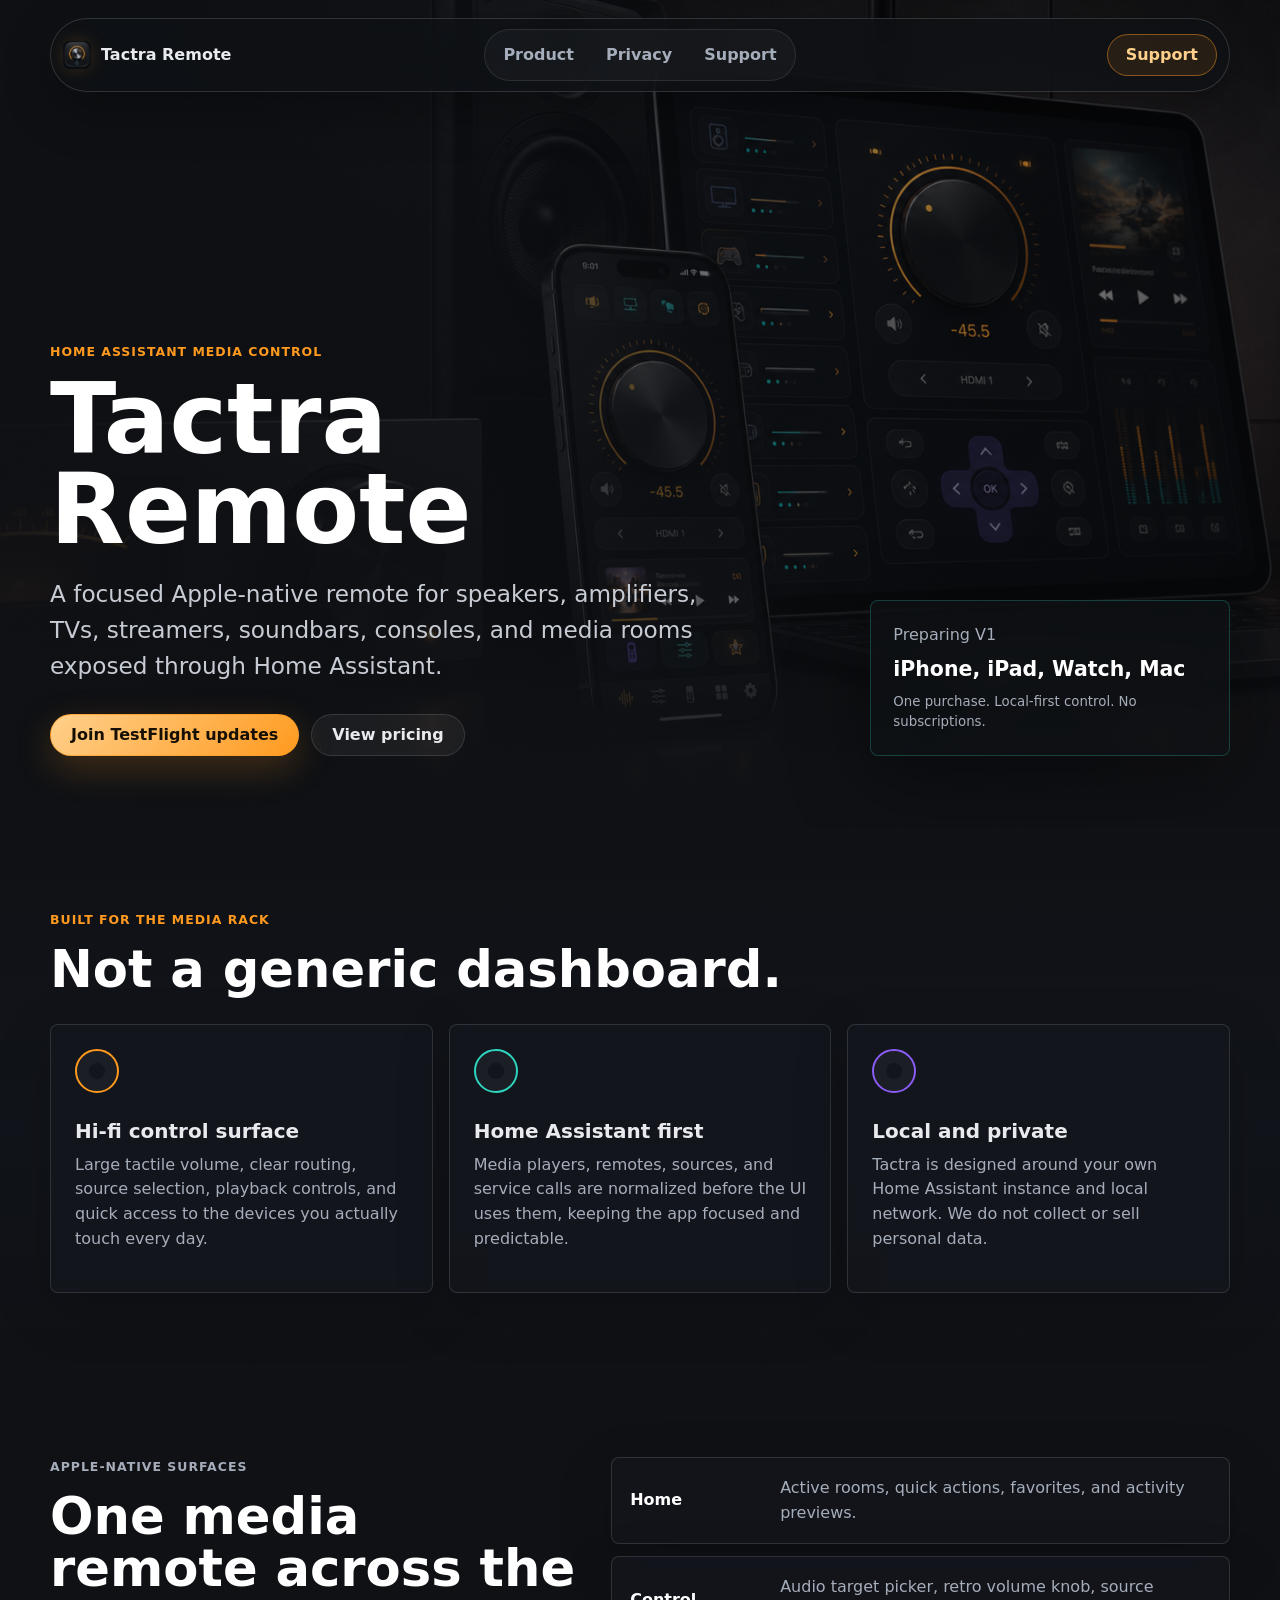
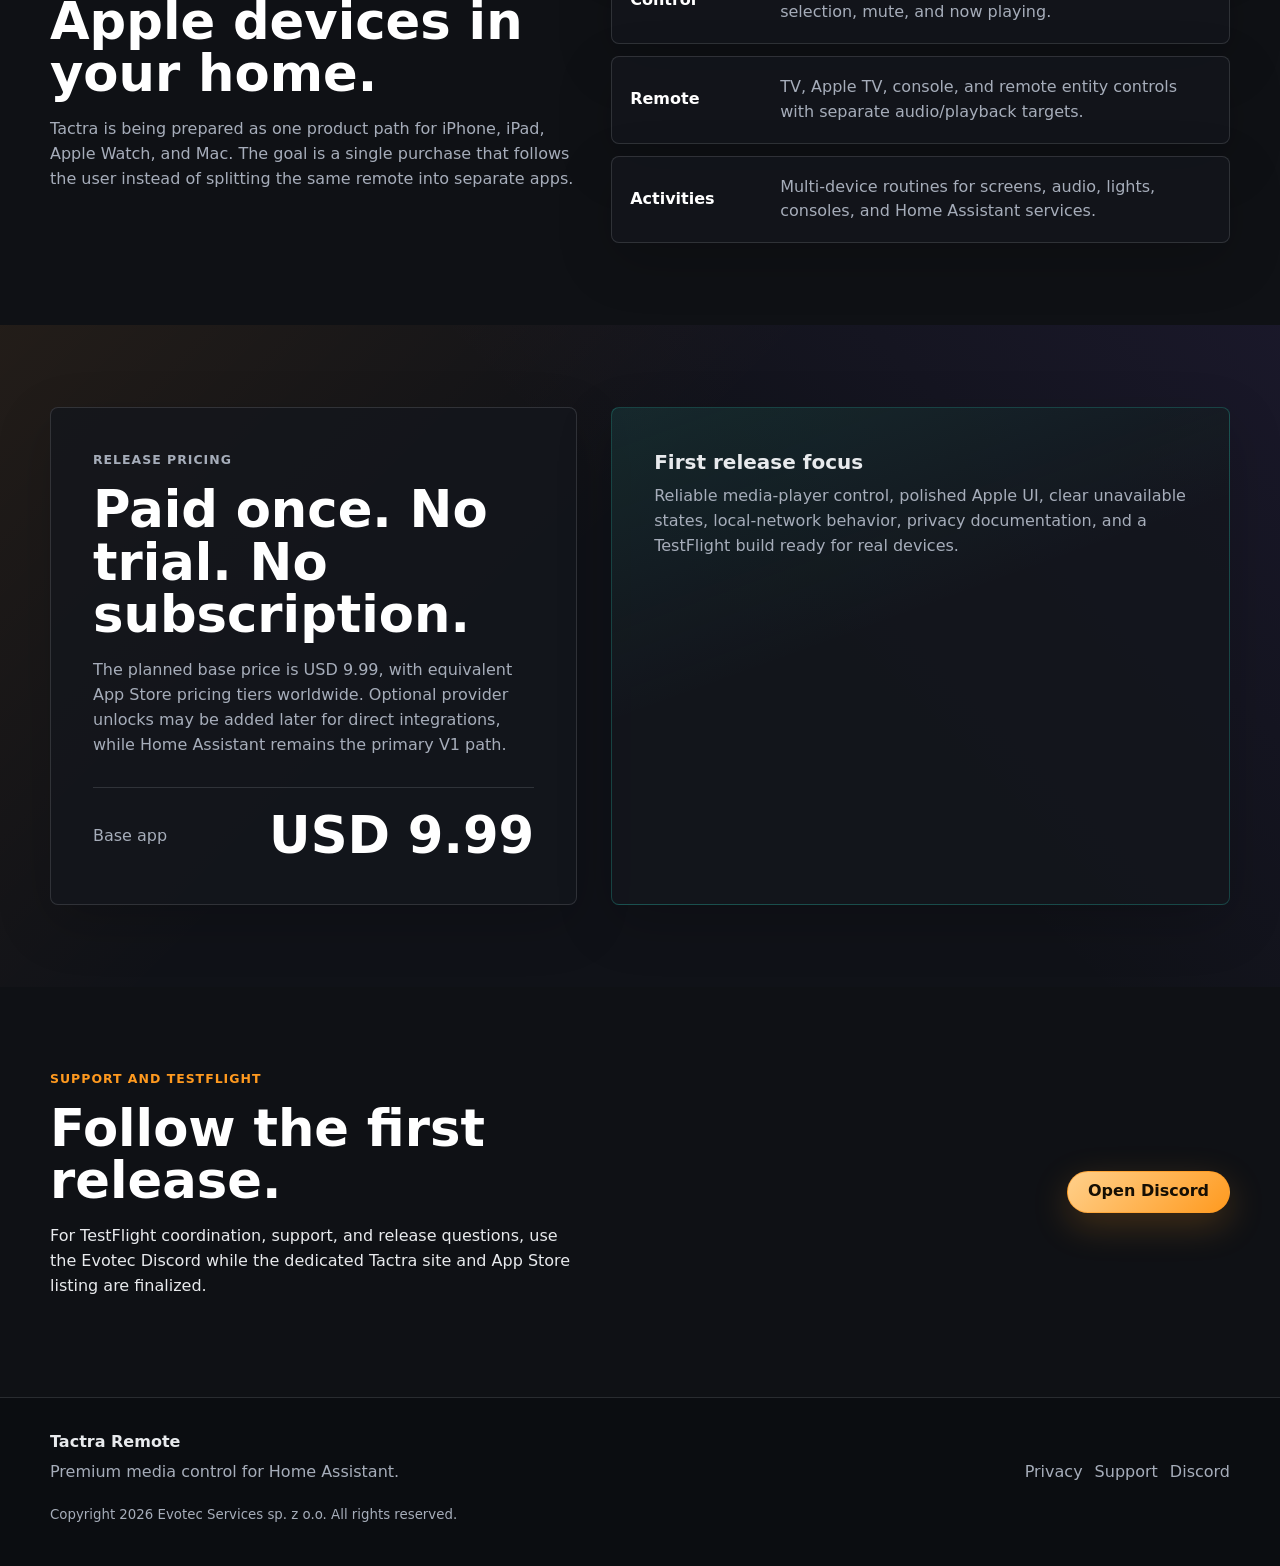
<file: index.html>
<!doctype html>
<html lang="en">
<head>
  <meta charset="utf-8" />
  <meta name="viewport" content="width=device-width, initial-scale=1" />
  <title>Tactra Remote</title>
  <meta name="description" content="Premium Home Assistant media control for iPhone, iPad, Apple Watch, and Mac." />
  
  <meta name="theme-color" content="#0F1115" />
  <meta property="og:type" content="website" />
  <meta property="og:title" content="Tactra Remote" />
  <meta property="og:description" content="Premium Home Assistant media control for iPhone, iPad, Apple Watch, and Mac." />
  <meta property="og:image" content="https://evotecit.github.io/tactra-app/assets/tactra-hero.png" />
  <link rel="icon" type="image/png" href="assets/tactra-icon.png" />
  
    <link rel="preload" as="image" href="assets/tactra-hero.png" />
    <link rel="stylesheet" href="themes/tactra/assets/site.css" />
    
</head>
<body class="tactra-page ">
  <header class="site-header">
    <a class="brand" href="./" aria-label="Tactra Remote home">
      <img class="brand-icon" src="assets/tactra-icon.png" alt="" aria-hidden="true" />
      <span>Tactra Remote</span>
    </a>
    <nav class="site-nav" aria-label="Primary navigation">
      <a href="./">Product</a>
      <a href="privacy/">Privacy</a>
      <a href="support/">Support</a>
    </nav>
    <a class="header-action" href="http://evo.yt/discord">Support</a>
  </header>

  <main id="main">
    <article class="markdown-body"><section class="hero">
      <div class="hero-copy">
        <p class="eyebrow">Home Assistant media control</p>
        <h1 id="tactra-remote">Tactra Remote</h1>
        <p class="hero-lede">A focused Apple-native remote for speakers, amplifiers, TVs, streamers, soundbars, consoles, and media rooms exposed through Home Assistant.</p>
        <div class="hero-actions">
          <a class="button primary" href="http://evo.yt/discord">Join TestFlight updates</a>
          <a class="button ghost" href="#pricing">View pricing</a>
        </div>
      </div>
      <div class="hero-panel" aria-label="Tactra release summary">
        <span>Preparing V1</span>
        <strong>iPhone, iPad, Watch, Mac</strong>
        <small>One purchase. Local-first control. No subscriptions.</small>
      </div>
    </section><section class="section intro-band">
      <div class="section-heading">
        <p class="eyebrow">Built for the media rack</p>
        <h2 id="not-a-generic-dashboard">Not a generic dashboard.</h2>
      </div>
      <div class="intro-grid">
        <article>
          <span class="icon-ring amber"></span>
          <h3 id="hi-fi-control-surface">Hi-fi control surface</h3>
          <p>Large tactile volume, clear routing, source selection, playback controls, and quick access to the devices you actually touch every day.</p>
        </article>
        <article>
          <span class="icon-ring teal"></span>
          <h3 id="home-assistant-first">Home Assistant first</h3>
          <p>Media players, remotes, sources, and service calls are normalized before the UI uses them, keeping the app focused and predictable.</p>
        </article>
        <article>
          <span class="icon-ring purple"></span>
          <h3 id="local-and-private">Local and private</h3>
          <p>Tactra is designed around your own Home Assistant instance and local network. We do not collect or sell personal data.</p>
        </article>
      </div>
    </section><section class="section product-split">
      <div>
        <p class="eyebrow">Apple-native surfaces</p>
        <h2 id="one-media-remote-across-the-apple-devices-in-your-home">One media remote across the Apple devices in your home.</h2>
        <p>Tactra is being prepared as one product path for iPhone, iPad, Apple Watch, and Mac. The goal is a single purchase that follows the user instead of splitting the same remote into separate apps.</p>
      </div>
      <div class="feature-list">
        <div>
          <strong>Home</strong>
          <span>Active rooms, quick actions, favorites, and activity previews.</span>
        </div>
        <div>
          <strong>Control</strong>
          <span>Audio target picker, retro volume knob, source selection, mute, and now playing.</span>
        </div>
        <div>
          <strong>Remote</strong>
          <span>TV, Apple TV, console, and remote entity controls with separate audio/playback targets.</span>
        </div>
        <div>
          <strong>Activities</strong>
          <span>Multi-device routines for screens, audio, lights, consoles, and Home Assistant services.</span>
        </div>
      </div>
    </section><section class="section pricing-section" id="pricing">
      <div class="price-card">
        <p class="eyebrow">Release pricing</p>
        <h2 id="paid-once-no-trial-no-subscription">Paid once. No trial. No subscription.</h2>
        <p>The planned base price is USD 9.99, with equivalent App Store pricing tiers worldwide. Optional provider unlocks may be added later for direct integrations, while Home Assistant remains the primary V1 path.</p>
        <div class="price-line">
          <span>Base app</span>
          <strong>USD 9.99</strong>
        </div>
      </div>
      <div class="launch-card">
        <h3 id="first-release-focus">First release focus</h3>
        <p>Reliable media-player control, polished Apple UI, clear unavailable states, local-network behavior, privacy documentation, and a TestFlight build ready for real devices.</p>
      </div>
    </section><section class="section cta-band">
      <div>
        <p class="eyebrow">Support and TestFlight</p>
        <h2 id="follow-the-first-release">Follow the first release.</h2>
        <p>For TestFlight coordination, support, and release questions, use the Evotec Discord while the dedicated Tactra site and App Store listing are finalized.</p>
      </div>
      <a class="button primary" href="http://evo.yt/discord">Open Discord</a>
    </section></article>
  </main>
  <footer class="site-footer">
    <div>
      <strong>Tactra Remote</strong>
      <span>Premium media control for Home Assistant.</span>
    </div>
    <nav aria-label="Footer navigation">
      <a href="privacy/">Privacy</a>
      <a href="support/">Support</a>
      <a href="http://evo.yt/discord">Discord</a>
    </nav>
    <small>Copyright 2026 Evotec Services sp. z o.o. All rights reserved.</small>
  </footer>

</body>
</html>
</file>
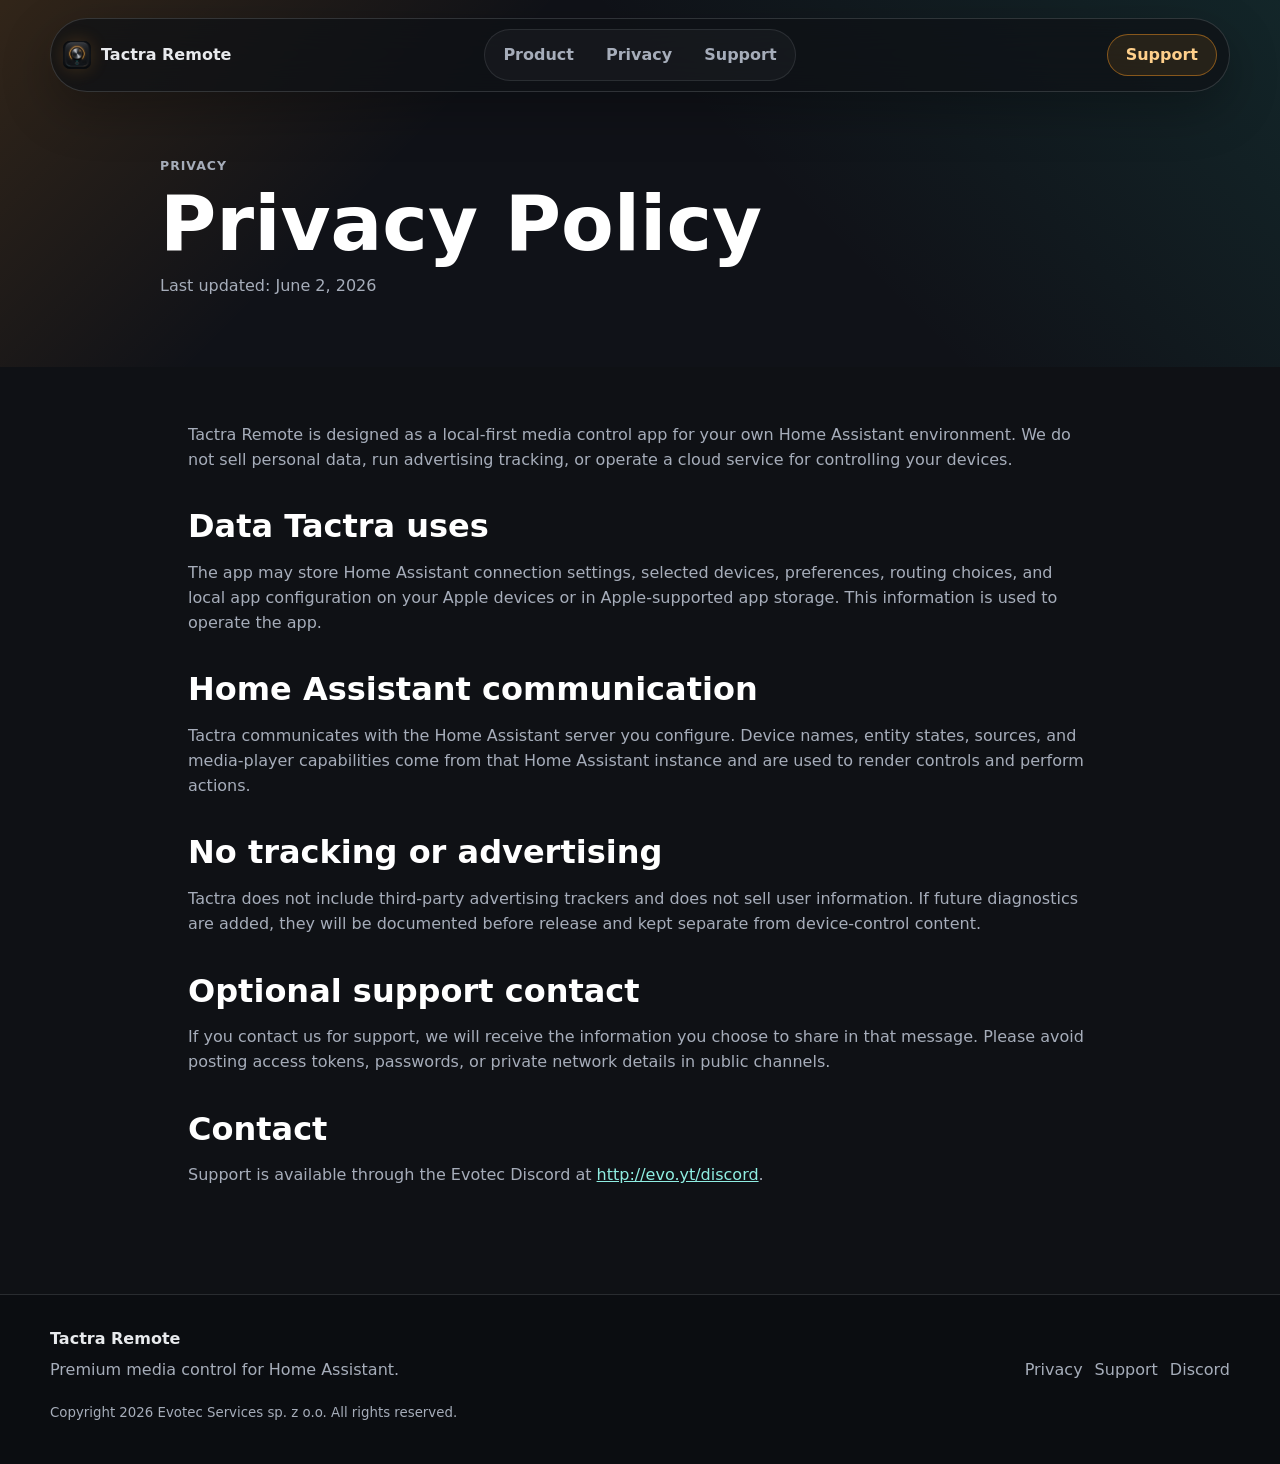
<file: privacy/index.html>
<!doctype html>
<html lang="en">
<head>
  <meta charset="utf-8" />
  <meta name="viewport" content="width=device-width, initial-scale=1" />
  <title>Privacy Policy | Tactra Remote</title>
  <meta name="description" content="Tactra Remote privacy policy for App Store Connect and users." />
  
  <meta name="theme-color" content="#0F1115" />
  <meta property="og:type" content="website" />
  <meta property="og:title" content="Privacy Policy | Tactra Remote" />
  <meta property="og:description" content="Tactra Remote privacy policy for App Store Connect and users." />
  <meta property="og:image" content="https://evotecit.github.io/tactra-app/assets/tactra-hero.png" />
  <link rel="icon" type="image/png" href="../assets/tactra-icon.png" />
  
    <link rel="preload" as="image" href="../assets/tactra-hero.png" />
    <link rel="stylesheet" href="../themes/tactra/assets/site.css" />
    
</head>
<body class="tactra-page ">
  <header class="site-header">
    <a class="brand" href="../" aria-label="Tactra Remote home">
      <img class="brand-icon" src="../assets/tactra-icon.png" alt="" aria-hidden="true" />
      <span>Tactra Remote</span>
    </a>
    <nav class="site-nav" aria-label="Primary navigation">
      <a href="../">Product</a>
      <a href="../privacy/">Privacy</a>
      <a href="../support/">Support</a>
    </nav>
    <a class="header-action" href="http://evo.yt/discord">Support</a>
  </header>

  <main id="main">
    <article class="markdown-body"><section class="legal-hero">
      <p class="eyebrow">Privacy</p>
      <h1 id="privacy-policy">Privacy Policy</h1>
      <p>Last updated: June 2, 2026</p>
    </section><section class="legal-content">
      <p>Tactra Remote is designed as a local-first media control app for your own Home Assistant environment. We do not sell personal data, run advertising tracking, or operate a cloud service for controlling your devices.</p>  <h2 id="data-tactra-uses">Data Tactra uses</h2>  <p>The app may store Home Assistant connection settings, selected devices, preferences, routing choices, and local app configuration on your Apple devices or in Apple-supported app storage. This information is used to operate the app.</p>  <h2 id="home-assistant-communication">Home Assistant communication</h2>  <p>Tactra communicates with the Home Assistant server you configure. Device names, entity states, sources, and media-player capabilities come from that Home Assistant instance and are used to render controls and perform actions.</p>  <h2 id="no-tracking-or-advertising">No tracking or advertising</h2>  <p>Tactra does not include third-party advertising trackers and does not sell user information. If future diagnostics are added, they will be documented before release and kept separate from device-control content.</p>  <h2 id="optional-support-contact">Optional support contact</h2>  <p>If you contact us for support, we will receive the information you choose to share in that message. Please avoid posting access tokens, passwords, or private network details in public channels.</p>  <h2 id="contact">Contact</h2>  <p>Support is available through the Evotec Discord at <a href="http://evo.yt/discord">http://evo.yt/discord</a>.</p></section></article>
  </main>
  <footer class="site-footer">
    <div>
      <strong>Tactra Remote</strong>
      <span>Premium media control for Home Assistant.</span>
    </div>
    <nav aria-label="Footer navigation">
      <a href="../privacy/">Privacy</a>
      <a href="../support/">Support</a>
      <a href="http://evo.yt/discord">Discord</a>
    </nav>
    <small>Copyright 2026 Evotec Services sp. z o.o. All rights reserved.</small>
  </footer>

</body>
</html>
</file>
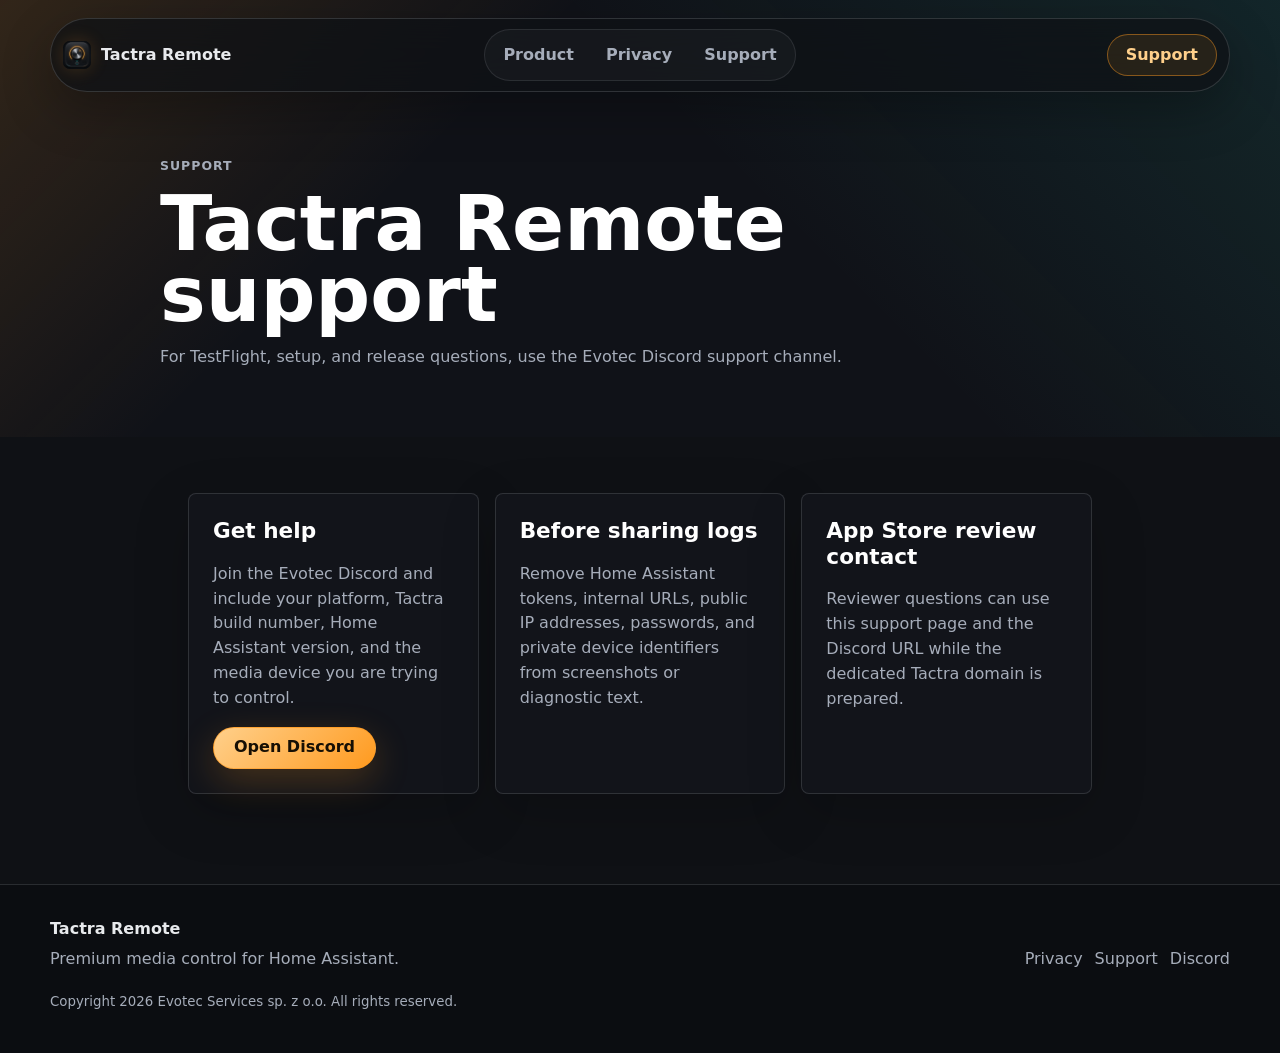
<file: support/index.html>
<!doctype html>
<html lang="en">
<head>
  <meta charset="utf-8" />
  <meta name="viewport" content="width=device-width, initial-scale=1" />
  <title>Support | Tactra Remote</title>
  <meta name="description" content="Support information for Tactra Remote." />
  
  <meta name="theme-color" content="#0F1115" />
  <meta property="og:type" content="website" />
  <meta property="og:title" content="Support | Tactra Remote" />
  <meta property="og:description" content="Support information for Tactra Remote." />
  <meta property="og:image" content="https://evotecit.github.io/tactra-app/assets/tactra-hero.png" />
  <link rel="icon" type="image/png" href="../assets/tactra-icon.png" />
  
    <link rel="preload" as="image" href="../assets/tactra-hero.png" />
    <link rel="stylesheet" href="../themes/tactra/assets/site.css" />
    
</head>
<body class="tactra-page ">
  <header class="site-header">
    <a class="brand" href="../" aria-label="Tactra Remote home">
      <img class="brand-icon" src="../assets/tactra-icon.png" alt="" aria-hidden="true" />
      <span>Tactra Remote</span>
    </a>
    <nav class="site-nav" aria-label="Primary navigation">
      <a href="../">Product</a>
      <a href="../privacy/">Privacy</a>
      <a href="../support/">Support</a>
    </nav>
    <a class="header-action" href="http://evo.yt/discord">Support</a>
  </header>

  <main id="main">
    <article class="markdown-body"><section class="legal-hero">
      <p class="eyebrow">Support</p>
      <h1 id="tactra-remote-support">Tactra Remote support</h1>
      <p>For TestFlight, setup, and release questions, use the Evotec Discord support channel.</p>
    </section><section class="support-grid">
      <article>
        <h2 id="get-help">Get help</h2>
        <p>Join the Evotec Discord and include your platform, Tactra build number, Home Assistant version, and the media device you are trying to control.</p>
        <a class="button primary" href="http://evo.yt/discord">Open Discord</a>
      </article>
      <article>
        <h2 id="before-sharing-logs">Before sharing logs</h2>
        <p>Remove Home Assistant tokens, internal URLs, public IP addresses, passwords, and private device identifiers from screenshots or diagnostic text.</p>
      </article>
      <article>
        <h2 id="app-store-review-contact">App Store review contact</h2>
        <p>Reviewer questions can use this support page and the Discord URL while the dedicated Tactra domain is prepared.</p>
      </article>
    </section></article>
  </main>
  <footer class="site-footer">
    <div>
      <strong>Tactra Remote</strong>
      <span>Premium media control for Home Assistant.</span>
    </div>
    <nav aria-label="Footer navigation">
      <a href="../privacy/">Privacy</a>
      <a href="../support/">Support</a>
      <a href="http://evo.yt/discord">Discord</a>
    </nav>
    <small>Copyright 2026 Evotec Services sp. z o.o. All rights reserved.</small>
  </footer>

</body>
</html>
</file>
<file: themes/tactra/assets/site.css>
:root {
  color-scheme: dark;
  --charcoal: #0f1115;
  --ink: #e8eaed;
  --muted: #a6adba;
  --soft: #c7ccd4;
  --graphite: #1a1d22;
  --panel: rgba(20, 23, 29, 0.78);
  --panel-strong: rgba(25, 28, 34, 0.92);
  --border: rgba(199, 204, 212, 0.16);
  --amber: #ff9a1f;
  --teal: #2dd4bf;
  --purple: #8b5cf6;
  --danger: #ef5b52;
  --shadow: 0 24px 80px rgba(0, 0, 0, 0.42);
}

* {
  box-sizing: border-box;
}

html {
  scroll-behavior: smooth;
}

body {
  margin: 0;
  min-width: 320px;
  background: var(--charcoal);
  color: var(--ink);
  font-family: Inter, ui-sans-serif, system-ui, -apple-system, BlinkMacSystemFont, "SF Pro Text", "Segoe UI", sans-serif;
  line-height: 1.55;
  letter-spacing: 0;
}

a {
  color: inherit;
}

.site-header {
  position: fixed;
  z-index: 20;
  top: 18px;
  left: max(18px, env(safe-area-inset-left));
  right: max(18px, env(safe-area-inset-right));
  display: grid;
  grid-template-columns: 1fr auto 1fr;
  align-items: center;
  gap: 18px;
  max-width: 1180px;
  margin: 0 auto;
  padding: 10px 12px;
  border: 1px solid rgba(199, 204, 212, 0.18);
  border-radius: 999px;
  background: rgba(15, 17, 21, 0.72);
  box-shadow: 0 18px 50px rgba(0, 0, 0, 0.28);
  backdrop-filter: blur(18px);
}

.brand {
  display: inline-flex;
  align-items: center;
  gap: 10px;
  min-width: 0;
  color: var(--ink);
  font-weight: 800;
  text-decoration: none;
  white-space: nowrap;
}

.brand-icon {
  width: 28px;
  height: 28px;
  display: block;
  border-radius: 7px;
  box-shadow: 0 0 18px rgba(255, 154, 31, 0.18);
}

.site-nav {
  display: inline-flex;
  gap: 4px;
  align-items: center;
  justify-content: center;
  padding: 4px;
  border: 1px solid rgba(199, 204, 212, 0.12);
  border-radius: 999px;
  background: rgba(255, 255, 255, 0.03);
}

.site-nav a,
.header-action,
.button {
  min-height: 42px;
  display: inline-flex;
  align-items: center;
  justify-content: center;
  color: var(--ink);
  font-weight: 750;
  text-decoration: none;
  white-space: nowrap;
}

.site-nav a {
  padding: 0 14px;
  color: var(--muted);
  border-radius: 999px;
}

.site-nav a:hover {
  color: var(--ink);
  background: rgba(255, 255, 255, 0.06);
}

.header-action {
  justify-self: end;
  padding: 0 18px;
  border: 1px solid rgba(255, 154, 31, 0.45);
  border-radius: 999px;
  color: #ffd08b;
  background: rgba(255, 154, 31, 0.1);
}

.hero {
  position: relative;
  min-height: 92vh;
  display: grid;
  grid-template-columns: minmax(0, 1.03fr) minmax(260px, 0.47fr);
  align-items: end;
  gap: 32px;
  padding: 150px max(32px, calc((100vw - 1180px) / 2)) 72px;
  overflow: hidden;
  background:
    linear-gradient(90deg, rgba(15, 17, 21, 0.92) 0%, rgba(15, 17, 21, 0.70) 38%, rgba(15, 17, 21, 0.18) 76%),
    linear-gradient(0deg, rgba(15, 17, 21, 1) 0%, rgba(15, 17, 21, 0.35) 28%, rgba(15, 17, 21, 0.2) 100%),
    url("../../../assets/tactra-hero.png") center right / cover no-repeat;
}

.hero::after {
  content: "";
  position: absolute;
  inset: auto 0 0;
  height: 18vh;
  background: linear-gradient(180deg, transparent, var(--charcoal));
  pointer-events: none;
}

.hero-copy,
.hero-panel {
  position: relative;
  z-index: 1;
}

.eyebrow {
  margin: 0 0 14px;
  color: var(--amber);
  font-size: 0.78rem;
  font-weight: 850;
  text-transform: uppercase;
  letter-spacing: 0.08em;
}

h1,
h2,
h3,
p {
  margin-top: 0;
}

h1 {
  max-width: 10ch;
  margin-bottom: 22px;
  color: #ffffff;
  font-size: clamp(3.7rem, 7.6vw, 7.7rem);
  line-height: 0.92;
  letter-spacing: 0;
}

h2 {
  margin-bottom: 18px;
  color: #ffffff;
  font-size: clamp(2rem, 4vw, 4.4rem);
  line-height: 1.02;
  letter-spacing: 0;
}

h3 {
  margin-bottom: 10px;
  font-size: 1.25rem;
  line-height: 1.2;
}

.hero-lede {
  max-width: 690px;
  margin-bottom: 30px;
  color: var(--soft);
  font-size: clamp(1.08rem, 1.9vw, 1.45rem);
}

.hero-actions,
.site-footer nav {
  display: flex;
  flex-wrap: wrap;
  gap: 12px;
}

.button {
  min-width: 148px;
  padding: 0 20px;
  border-radius: 999px;
  transition: transform 160ms ease, border-color 160ms ease, background 160ms ease;
}

.button:hover,
.header-action:hover {
  transform: translateY(-1px);
}

.button.primary {
  border: 1px solid rgba(255, 154, 31, 0.65);
  color: #160f04;
  background: linear-gradient(135deg, #ffd08b, var(--amber));
  box-shadow: 0 12px 36px rgba(255, 154, 31, 0.22);
}

.button.ghost {
  border: 1px solid var(--border);
  color: var(--ink);
  background: rgba(255, 255, 255, 0.05);
}

.hero-panel {
  align-self: end;
  display: grid;
  gap: 6px;
  padding: 22px;
  border: 1px solid rgba(45, 212, 191, 0.25);
  border-radius: 8px;
  background: rgba(15, 17, 21, 0.65);
  box-shadow: var(--shadow);
  backdrop-filter: blur(18px);
}

.hero-panel span,
.hero-panel small {
  color: var(--muted);
}

.hero-panel strong {
  color: #ffffff;
  font-size: 1.28rem;
}

.section {
  padding: 82px max(28px, calc((100vw - 1180px) / 2));
}

.section-heading {
  max-width: 760px;
  margin-bottom: 28px;
}

.intro-band {
  background:
    linear-gradient(180deg, var(--charcoal), #11141a 55%, var(--charcoal));
}

.intro-grid,
.support-grid {
  display: grid;
  grid-template-columns: repeat(3, minmax(0, 1fr));
  gap: 16px;
}

.intro-grid article,
.feature-list > div,
.price-card,
.launch-card,
.support-grid article {
  border: 1px solid var(--border);
  border-radius: 8px;
  background: var(--panel);
  box-shadow: 0 18px 55px rgba(0, 0, 0, 0.18);
}

.intro-grid article,
.support-grid article {
  padding: 24px;
}

.intro-grid p,
.product-split p,
.pricing-section p,
.support-grid p,
.legal-content p,
.legal-hero p,
.site-footer span,
.site-footer small {
  color: var(--muted);
}

.icon-ring {
  width: 44px;
  height: 44px;
  display: block;
  margin-bottom: 26px;
  border-radius: 50%;
  border: 2px solid currentColor;
  box-shadow: inset 0 0 0 12px rgba(255, 255, 255, 0.04);
}

.icon-ring.amber {
  color: var(--amber);
}

.icon-ring.teal {
  color: var(--teal);
}

.icon-ring.purple {
  color: var(--purple);
}

.product-split,
.pricing-section,
.cta-band {
  display: grid;
  grid-template-columns: minmax(0, 0.92fr) minmax(320px, 1.08fr);
  gap: 34px;
  align-items: start;
}

.feature-list {
  display: grid;
  gap: 12px;
}

.feature-list > div {
  display: grid;
  grid-template-columns: 132px 1fr;
  gap: 18px;
  align-items: center;
  padding: 18px;
}

.feature-list strong {
  color: #ffffff;
}

.feature-list span {
  color: var(--muted);
}

.pricing-section {
  background:
    linear-gradient(135deg, rgba(255, 154, 31, 0.08), transparent 42%),
    linear-gradient(225deg, rgba(139, 92, 246, 0.08), transparent 44%),
    #101218;
}

.price-card,
.launch-card {
  padding: clamp(26px, 4vw, 42px);
}

.price-line {
  display: flex;
  align-items: center;
  justify-content: space-between;
  gap: 18px;
  margin-top: 30px;
  padding-top: 22px;
  border-top: 1px solid var(--border);
}

.price-line span {
  color: var(--muted);
}

.price-line strong {
  color: #ffffff;
  font-size: clamp(2rem, 4vw, 3.8rem);
  line-height: 1;
}

.launch-card {
  min-height: 100%;
  border-color: rgba(45, 212, 191, 0.24);
  background:
    linear-gradient(160deg, rgba(45, 212, 191, 0.1), transparent 44%),
    var(--panel);
}

.cta-band {
  align-items: center;
}

.cta-band .button {
  justify-self: end;
}

.legal-hero {
  padding: 156px max(28px, calc((100vw - 960px) / 2)) 52px;
  background:
    linear-gradient(135deg, rgba(255, 154, 31, 0.14), transparent 34%),
    linear-gradient(225deg, rgba(45, 212, 191, 0.1), transparent 42%),
    #101218;
}

.legal-hero h1 {
  max-width: 900px;
  margin-bottom: 14px;
  font-size: clamp(3rem, 6vw, 5.8rem);
}

.legal-content,
.support-grid {
  max-width: 960px;
  margin: 0 auto;
  padding: 56px 28px 90px;
}

.legal-content h2 {
  margin-top: 38px;
  font-size: clamp(1.45rem, 2.5vw, 2.2rem);
}

.legal-content a,
.support-grid a:not(.button) {
  color: #8feee2;
}

.support-grid {
  grid-template-columns: repeat(3, minmax(0, 1fr));
}

.support-grid h2 {
  font-size: 1.35rem;
  line-height: 1.18;
}

.site-footer {
  display: grid;
  grid-template-columns: minmax(0, 1fr) auto;
  gap: 20px;
  align-items: end;
  padding: 32px max(28px, calc((100vw - 1180px) / 2)) 40px;
  border-top: 1px solid var(--border);
  background: #0b0d11;
}

.site-footer div {
  display: grid;
  gap: 6px;
}

.site-footer nav {
  justify-content: end;
}

.site-footer a {
  color: var(--muted);
  text-decoration: none;
}

.site-footer a:hover {
  color: var(--ink);
}

.site-footer small {
  grid-column: 1 / -1;
}

@media (max-width: 900px) {
  .site-header {
    grid-template-columns: 1fr auto;
    border-radius: 22px;
  }

  .site-nav {
    display: none;
  }

  .hero {
    min-height: 86vh;
    grid-template-columns: 1fr;
    padding-top: 132px;
  }

  .hero-panel {
    max-width: 440px;
  }

  .intro-grid,
  .product-split,
  .pricing-section,
  .cta-band,
  .support-grid {
    grid-template-columns: 1fr;
  }

  .cta-band .button {
    justify-self: start;
  }
}

@media (max-width: 620px) {
  .site-header {
    top: 10px;
    left: 10px;
    right: 10px;
    padding: 8px;
  }

  .brand span:last-child {
    max-width: 150px;
    overflow: hidden;
    text-overflow: ellipsis;
  }

  .header-action {
    min-height: 38px;
    padding: 0 12px;
  }

  .hero {
    padding: 118px 20px 54px;
    background:
      linear-gradient(90deg, rgba(15, 17, 21, 0.94) 0%, rgba(15, 17, 21, 0.72) 74%, rgba(15, 17, 21, 0.35) 100%),
      linear-gradient(0deg, rgba(15, 17, 21, 1) 0%, rgba(15, 17, 21, 0.5) 32%, rgba(15, 17, 21, 0.24) 100%),
      url("../../../assets/tactra-hero.png") center right / cover no-repeat;
  }

  h1 {
    font-size: clamp(3.2rem, 16vw, 4.8rem);
  }

  h2 {
    font-size: clamp(2rem, 10vw, 3rem);
  }

  .section {
    padding: 64px 20px;
  }

  .feature-list > div {
    grid-template-columns: 1fr;
    gap: 6px;
  }

  .price-line {
    display: grid;
  }

  .legal-hero {
    padding: 126px 20px 42px;
  }

  .legal-content,
  .support-grid {
    padding: 42px 20px 72px;
  }

  .site-footer {
    grid-template-columns: 1fr;
    padding: 30px 20px 36px;
  }

  .site-footer nav {
    justify-content: start;
  }
}
</file>
